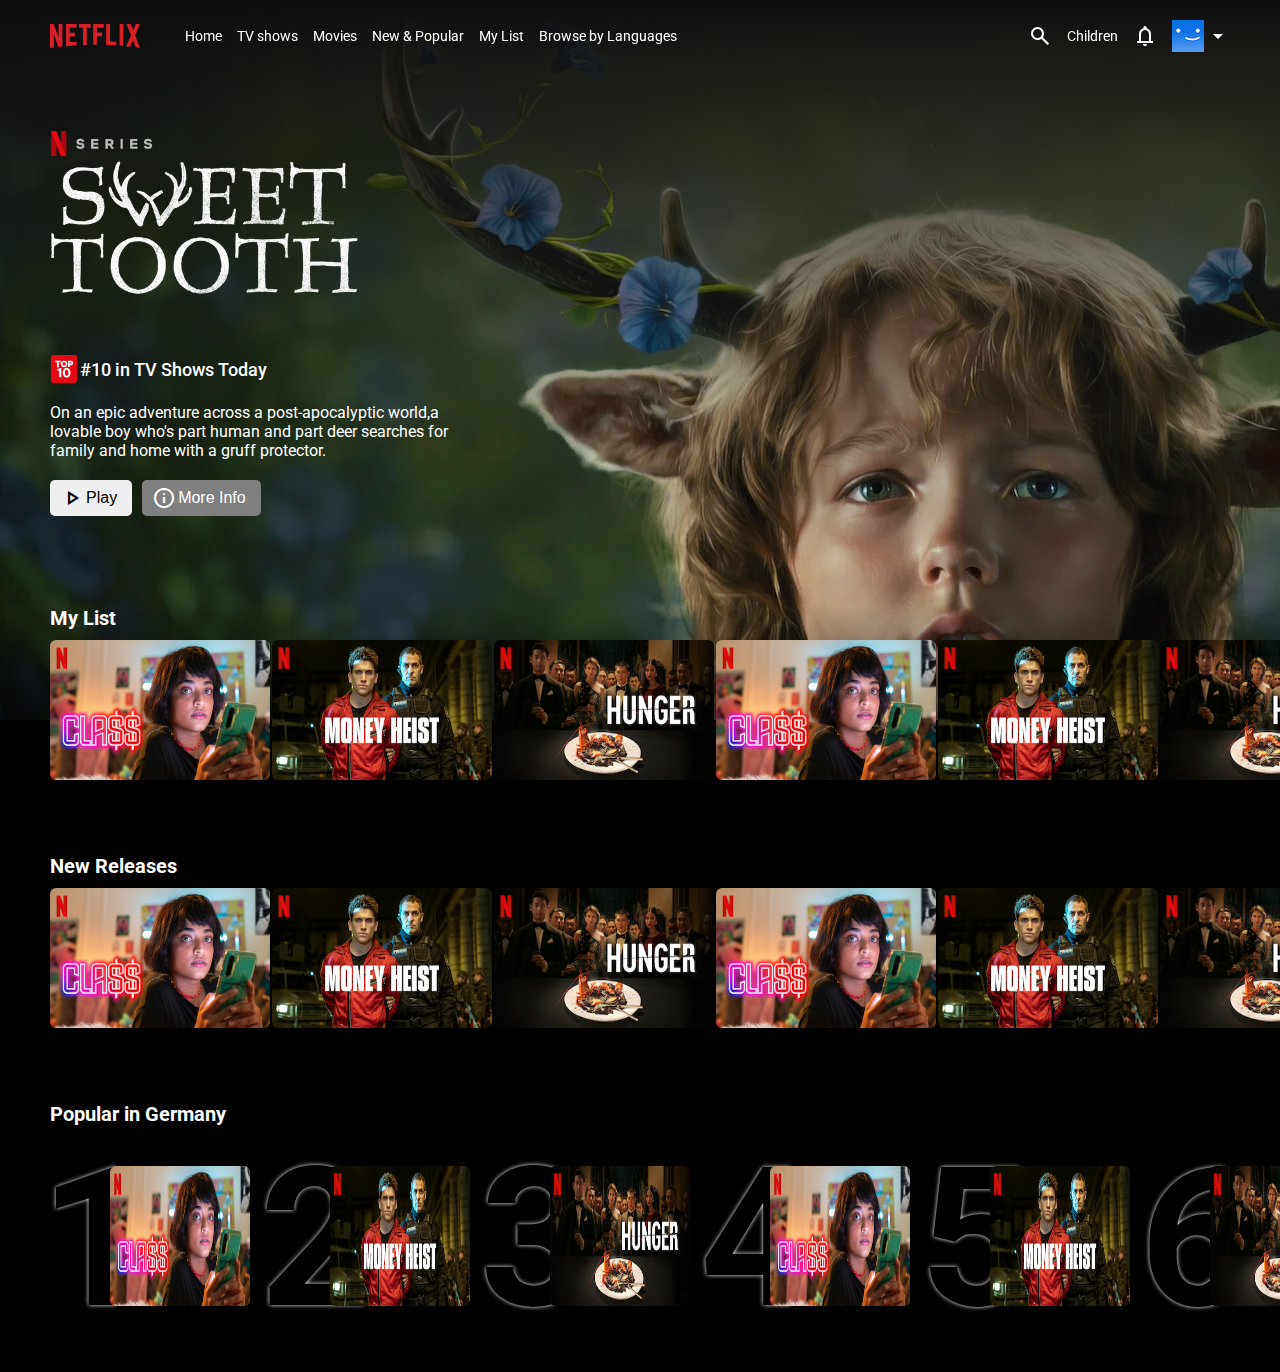
<file: index.html>
<!DOCTYPE html>
<html lang="en">
<head>
    <meta charset="UTF-8">
    <meta http-equiv="X-UA-Compatible" content="IE=edge">
    <meta name="viewport" content="width=device-width, initial-scale=1.0">
    <link rel="stylesheet" href="./style.css">
    <link rel="preconnect" href="https://fonts.googleapis.com">
    <link rel="preconnect" href="https://fonts.gstatic.com" crossorigin>
    <link href="https://fonts.googleapis.com/css2?family=Poppins:ital,wght@0,100;0,700;1,400;1,700&family=Roboto:wght@100;300;400;700&display=swap" rel="stylesheet">
    <link rel="stylesheet" href="https://fonts.googleapis.com/css2?family=Material+Symbols+Outlined:opsz,wght,FILL,GRAD@20..48,100..700,0..1,-50..200" />
    <title>Netflix</title>
</head>
<body>
    <header class="header">
        <div class="h-left flex">
            <img src="./assets/Netflix-logo-red-black-svg.svg" alt="logo" class="logo">
            <p>Home</p>
            <p>TV shows</p>
            <p>Movies</p>
            <p>New & Popular</p>
            <p>My List</p>
            <p>Browse by Languages</p>
        </div>
        <div class="h-right flex">
            <span class="material-symbols-outlined">search</span>
            <p>Children</p>
            <span class="material-symbols-outlined">notifications</span>
            <div class="flex gap0">
                <img src="./assets/pro.png" alt="pro">
                <span class="material-symbols-outlined">arrow_drop_down</span>
            </div>
        </div>
    </header>
    <div class="background">
        <div class="sub-header">
            <img src="./assets/AAAABdKGesHcsdGOjDuaV5N-N3ulMovloc8HlilebnqCCHZaUyDJwlACiqTV_4agt61yi1QSE3lPs4NZtJ7oWVhD0HI1OfKhCERYNg-8Uz42sy_n8yL1Zr4lDNHyEDyJnZFTGZbSsl_xec38Kv8OWRQi3ofjoXc3998hvakQFvD3fKHImDiEbzOFXg (1).webp" alt="img" class="sub-img">
            <div class="top-rated flex gap0">
                <svg viewBox="0 0 28 30" class="svg-icon svg-icon-top-10-badge top"><rect x="0" width="28" height="30" rx="3" fill="#e50914"></rect><path d="M16.8211527,22.1690594 C17.4133103,22.1690594 17.8777709,21.8857503 18.2145345,21.3197261 C18.5512982,20.7531079 18.719977,19.9572291 18.719977,18.9309018 C18.719977,17.9045745 18.5512982,17.1081018 18.2145345,16.5414836 C17.8777709,15.9754594 17.4133103,15.6921503 16.8211527,15.6921503 C16.2289952,15.6921503 15.7645345,15.9754594 15.427177,16.5414836 C15.0904133,17.1081018 14.9223285,17.9045745 14.9223285,18.9309018 C14.9223285,19.9572291 15.0904133,20.7531079 15.427177,21.3197261 C15.7645345,21.8857503 16.2289952,22.1690594 16.8211527,22.1690594 M16.8211527,24.0708533 C15.9872618,24.0708533 15.2579042,23.8605988 14.6324861,23.4406836 C14.0076618,23.0207685 13.5247891,22.4262352 13.1856497,21.6564897 C12.8465103,20.8867442 12.6766436,19.9786109 12.6766436,18.9309018 C12.6766436,17.8921018 12.8465103,16.9857503 13.1856497,16.2118473 C13.5247891,15.4379442 14.0076618,14.8410352 14.6324861,14.4205261 C15.2579042,14.0006109 15.9872618,13.7903564 16.8211527,13.7903564 C17.6544497,13.7903564 18.3844012,14.0006109 19.0098194,14.4205261 C19.6352376,14.8410352 20.1169224,15.4379442 20.4566558,16.2118473 C20.7952012,16.9857503 20.9656618,17.8921018 20.9656618,18.9309018 C20.9656618,19.9786109 20.7952012,20.8867442 20.4566558,21.6564897 C20.1169224,22.4262352 19.6352376,23.0207685 19.0098194,23.4406836 C18.3844012,23.8605988 17.6544497,24.0708533 16.8211527,24.0708533" fill="#FFFFFF"></path><polygon fill="#FFFFFF" points="8.86676 23.9094206 8.86676 16.6651418 6.88122061 17.1783055 6.88122061 14.9266812 11.0750267 13.8558085 11.0750267 23.9094206"></polygon><path d="M20.0388194,9.42258545 L20.8085648,9.42258545 C21.1886861,9.42258545 21.4642739,9.34834303 21.6353285,9.19926424 C21.806383,9.05077939 21.8919103,8.83993091 21.8919103,8.56731273 C21.8919103,8.30122788 21.806383,8.09572485 21.6353285,7.94961576 C21.4642739,7.80410061 21.1886861,7.73104606 20.8085648,7.73104606 L20.0388194,7.73104606 L20.0388194,9.42258545 Z M18.2332436,12.8341733 L18.2332436,6.22006424 L21.0936558,6.22006424 C21.6323588,6.22006424 22.0974133,6.31806424 22.4906012,6.51465818 C22.8831952,6.71125212 23.1872921,6.98684 23.4028921,7.34142182 C23.6178982,7.69659758 23.7259952,8.10522788 23.7259952,8.56731273 C23.7259952,9.04246424 23.6178982,9.45762788 23.4028921,9.8122097 C23.1872921,10.1667915 22.8831952,10.4429733 22.4906012,10.6389733 C22.0974133,10.8355673 21.6323588,10.9335673 21.0936558,10.9335673 L20.0388194,10.9335673 L20.0388194,12.8341733 L18.2332436,12.8341733 Z" fill="#FFFFFF"></path><path d="M14.0706788,11.3992752 C14.3937818,11.3992752 14.6770909,11.322063 14.9212,11.1664509 C15.1653091,11.0114327 15.3553697,10.792863 15.4913818,10.5107418 C15.6279879,10.2286206 15.695697,9.90136 15.695697,9.52717818 C15.695697,9.1535903 15.6279879,8.82573576 15.4913818,8.54361455 C15.3553697,8.26149333 15.1653091,8.04351758 14.9212,7.88790545 C14.6770909,7.73288727 14.3937818,7.65508121 14.0706788,7.65508121 C13.7475758,7.65508121 13.4642667,7.73288727 13.2201576,7.88790545 C12.9760485,8.04351758 12.7859879,8.26149333 12.6499758,8.54361455 C12.5139636,8.82573576 12.4456606,9.1535903 12.4456606,9.52717818 C12.4456606,9.90136 12.5139636,10.2286206 12.6499758,10.5107418 C12.7859879,10.792863 12.9760485,11.0114327 13.2201576,11.1664509 C13.4642667,11.322063 13.7475758,11.3992752 14.0706788,11.3992752 M14.0706788,12.9957842 C13.5634545,12.9957842 13.0995879,12.9090691 12.6784848,12.7344509 C12.2573818,12.5604267 11.8915152,12.3163176 11.5808848,12.0027176 C11.2708485,11.6891176 11.0314909,11.322063 10.8634061,10.9003661 C10.6953212,10.479263 10.6115758,10.0213358 10.6115758,9.52717818 C10.6115758,9.03302061 10.6953212,8.57568727 10.8634061,8.1539903 C11.0314909,7.73288727 11.2708485,7.36523879 11.5808848,7.05163879 C11.8915152,6.73803879 12.2573818,6.49452364 12.6784848,6.31990545 C13.0995879,6.14588121 13.5634545,6.05857212 14.0706788,6.05857212 C14.577903,6.05857212 15.0417697,6.14588121 15.4628727,6.31990545 C15.8839758,6.49452364 16.2498424,6.73803879 16.5604727,7.05163879 C16.871103,7.36523879 17.1098667,7.73288727 17.2779515,8.1539903 C17.4460364,8.57568727 17.5297818,9.03302061 17.5297818,9.52717818 C17.5297818,10.0213358 17.4460364,10.479263 17.2779515,10.9003661 C17.1098667,11.322063 16.871103,11.6891176 16.5604727,12.0027176 C16.2498424,12.3163176 15.8839758,12.5604267 15.4628727,12.7344509 C15.0417697,12.9090691 14.577903,12.9957842 14.0706788,12.9957842" fill="#FFFFFF"></path><polygon fill="#FFFFFF" points="8.4639503 12.8342327 6.65837455 13.2666206 6.65837455 7.77862061 4.65323515 7.77862061 4.65323515 6.22012364 10.4690897 6.22012364 10.4690897 7.77862061 8.4639503 7.77862061"></polygon></svg>
                <p>#10 in TV Shows Today</p>
            </div>
            <div class="movie-description">
                <p>On an epic adventure across a post-apocalyptic world,a lovable boy who's part human and part deer searches for family and home with a gruff protector.</p>
            </div>
            <div class="buttons flex">
                <button class="flex gap0"><span class="material-symbols-outlined">play_arrow</span>Play</button>
                <button class="flex gap0 more-info"><span class="material-symbols-outlined">info</span>More Info</button>
            </div>
        
        </div>
    </div>

    <section class="my-list">
        <div class="section-heading">My List</div>
        <div class="card-list flex gap0">
            <button class="arrow right-arrow">
                <img src="./assets/arrow.svg" alt=">">
            </button>
            <div class="card">
                <img src="./assets/list1.jpeg" alt="img1" class="image1">
            </div>
            <div class="card">
                <img src="./assets/list2.jpeg" alt="img1" class="image1">
            </div>
            <div class="card">
                <img src="./assets/list3.jpeg" alt="img1" class="image1">
            </div>
            <div class="card">
                <img src="./assets/list1.jpeg" alt="img1" class="image1">
            </div>
            <div class="card">
                <img src="./assets/list2.jpeg" alt="img1" class="image1">
            </div>
            <div class="card">
                <img src="./assets/list3.jpeg" alt="img1" class="image1">
            </div>
            <div class="card">
                <img src="./assets/list1.jpeg" alt="img1" class="image1">
            </div>
            <div class="card">
                <img src="./assets/list2.jpeg" alt="img1" class="image1">
            </div>
            <div class="card">
                <img src="./assets/list3.jpeg" alt="img1" class="image1">
            </div>
            <div class="card">
                <img src="./assets/list1.jpeg" alt="img1" class="image1">
            </div>
            <div class="card">
                <img src="./assets/list2.jpeg" alt="img1" class="image1">
            </div>
            <div class="card">
                <img src="./assets/list3.jpeg" alt="img1" class="image1">
            </div>
        </div>
    </section>

    <section class="other-list">
        <div class="section-heading">New Releases</div>
        <div class="card-list flex gap0">
            <button class="arrow right-arrow">
                <img src="./assets/arrow.svg" alt=">">
            </button>
            <div class="card">
                <img src="./assets/list1.jpeg" alt="img1" class="image1">
            </div>
            <div class="card">
                <img src="./assets/list2.jpeg" alt="img1" class="image1">
            </div>
            <div class="card">
                <img src="./assets/list3.jpeg" alt="img1" class="image1">
            </div>
            <div class="card">
                <img src="./assets/list1.jpeg" alt="img1" class="image1">
            </div>
            <div class="card">
                <img src="./assets/list2.jpeg" alt="img1" class="image1">
            </div>
            <div class="card">
                <img src="./assets/list3.jpeg" alt="img1" class="image1">
            </div>
            <div class="card">
                <img src="./assets/list1.jpeg" alt="img1" class="image1">
            </div>
            <div class="card">
                <img src="./assets/list2.jpeg" alt="img1" class="image1">
            </div>
            <div class="card">
                <img src="./assets/list3.jpeg" alt="img1" class="image1">
            </div>
            <div class="card">
                <img src="./assets/list1.jpeg" alt="img1" class="image1">
            </div>
            <div class="card">
                <img src="./assets/list2.jpeg" alt="img1" class="image1">
            </div>
            <div class="card">
                <img src="./assets/list3.jpeg" alt="img1" class="image1">
            </div>
        </div>
    </section>

    <section class="other-list">
        <div class="section-heading">Popular in Germany</div>
        <div class="card-list flex gap-popular">
            <button class="arrow right-arrow">
                <img src="./assets/arrow.svg" alt=">">
            </button>
            <div class="card popular">
                <p class="trending-num">1</p>
                <img src="./assets/list1.jpeg" alt="img1" class="image1">
            </div>
            <div class="card popular">
                <p class="trending-num">2</p>
                <img src="./assets/list2.jpeg" alt="img1" class="image1">
            </div>
            <div class="card popular">
                <p class="trending-num">3</p>
                <img src="./assets/list3.jpeg" alt="img1" class="image1">
            </div>
            <div class="card popular">
                <p class="trending-num">4</p>
                <img src="./assets/list1.jpeg" alt="img1" class="image1">
            </div>
            <div class="card popular">
                <p class="trending-num">5</p>
                <img src="./assets/list2.jpeg" alt="img1" class="image1">
            </div>
            <div class="card popular">
                <p class="trending-num">6</p>
                <img src="./assets/list3.jpeg" alt="img1" class="image1">
            </div>
            <div class="card popular">
                <p class="trending-num">7</p>
                <img src="./assets/list1.jpeg" alt="img1" class="image1">
            </div>
            <div class="card popular">
                <p class="trending-num">8</p>
                <img src="./assets/list2.jpeg" alt="img1" class="image1">
            </div>
            <div class="card popular">
                <p class="trending-num">9</p>
                <img src="./assets/list3.jpeg" alt="img1" class="image1">
            </div>
            <div class="card popular">
                <p class="trending-num">10</p>
                <img src="./assets/list1.jpeg" alt="img1" class="image1">
            </div>
            <div class="card popular">
                <p class="trending-num">11</p>
                <img src="./assets/list2.jpeg" alt="img1" class="image1">
            </div>
            <div class="card popular">
                <p class="trending-num">12</p>
                <img src="./assets/list3.jpeg" alt="img1" class="image1">
            </div>
        </div>
    </section>
</body>
</html>
</file>
<file: style.css>
*{
    margin: 0;
    padding: 0;
    box-sizing: border-box;
}
:root {
    --bg-color: #000000;
    --color: #ffffff;
    --main-spacing: 50px;
}
body {
    background: var(--bg-color);
    color: var(--color);
    font-family: 'Roboto';
    background-image: url('./assets/AAAABbmDqmALVxFERO3HsNXBfM2_e05IqxfclPLbCmEVBqmkAtZarOkXzn5Hk-55rBTBZXhNxiVaPODldXP2p4pAHDHM5bpg3ZSd_W3K.webp');
    background-repeat: no-repeat; 
    background-size: 100%;
}
.background {
    background: linear-gradient(to bottom,
              rgb(13, 13, 13),
              transparent);
    padding: var(--main-spacing);
}
.header {
    display: flex;
    align-items: center;
    justify-content: space-between;
    font-size: 14px;
    font-weight: 400;
    position: fixed;
    top: 0;
    left: 0;
    right: 0;
    padding: 20px var(--main-spacing);
    z-index: 10;
}
.logo {
    width: 90px;
    margin-right: 30px;
}
.flex {
    display: flex;
    align-items: center;
    gap: 15px;
}
.gap0 {
    gap: 2px;
}
.top {
    height: 28px;
    width: 28px;
}
.sub-header {
    display: flex;
    flex-direction: column;
    gap: 20px;
    width: 35%;
    margin-top: 30px;
}
.sub-img {
    margin-top: 50px;  
    margin-bottom: 40px;
}
.top-rated p{
    font-weight: 500;
    font-size: 18px;
}
.buttons {
    gap: 10px;
}
.buttons button {
    padding: 6px;
    padding-left: 10px;
    padding-right: 15px;
    border-radius: 5px;
    border: none;
    outline: none;
    font-size: 16px;
    font-weight: 500;
}
.buttons .more-info {
    background: grey;
    color: var(--color);
}
.my-list {
    margin-top: 40px;
    background: linear-gradient(transparent,#000000);
    padding-left: var(--main-spacing);
    max-width: 100vw;
    overflow: hidden;
}
.other-list {
    margin-top: 40px;
    background: #000000;
    padding-left: var(--main-spacing);
    max-width: 100vw;
    overflow: hidden;
}
.section-heading {
    font-size: 20px;
    font-weight: bold;
    margin-bottom: 10px;
}
.card-list {
    margin-bottom: 30px;
    position: relative;
}
section img {
    height: 140px;
    width: 220px ;
    border-radius: 6px;
}

.popular {
    position: relative;
}
.popular img {
    position: absolute;
    right: 0;
    top: 30px;
    width: 140px;
}
.popular .trending-num {
    width: 200px;
    font-size: 11rem;
    color: #000000;
    text-shadow: 0 0 4px #ffffff;
    font-weight: bold;
    transform: scale(1.1);
}
.gap-popular {
    gap: 20px;
}

.arrow {
    position: absolute;
    border: none;
    outline: none;
    background: rgba(0, 0, 0, 0.3);
    height: 100%;
    opacity: 0;
    transition: opacity 0.2s linear;
}
.arrow img {
    width: 50px;
}
.arrow.right-arrow {
    right: 0;
}

.card-list:hover .arrow {
    opacity: 1;
}
</file>
